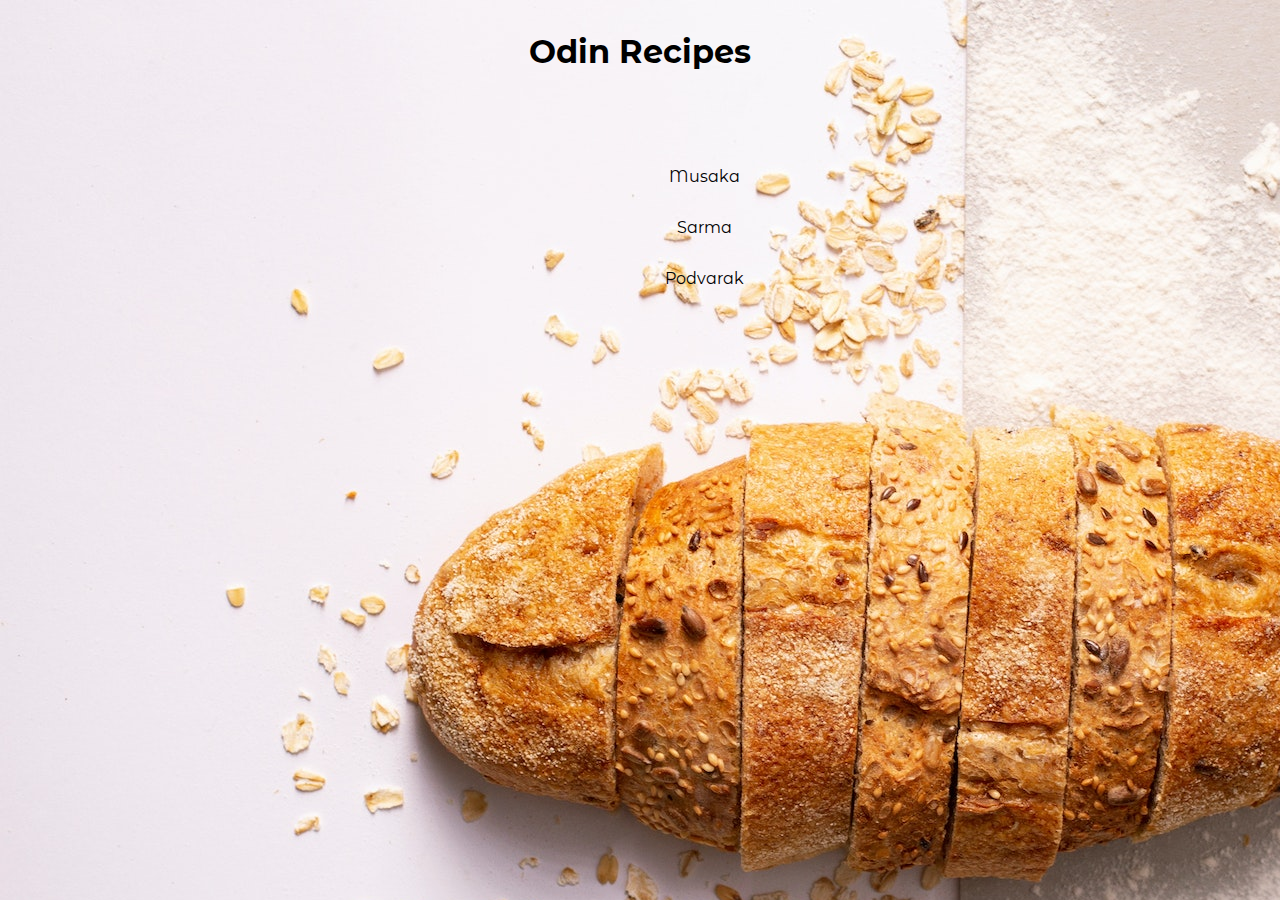
<file: index.html>
<!DOCTYPE html>
<html lang="en">
  <head>
    <meta charset="UTF-8" />
    <meta name="viewport" content="width=device-width, initial-scale=1.0" />
    <link rel="stylesheet" href="styles/main.css" />
    <title>Odin Recipes</title>
  </head>
  <body>
    <div id="landing">
      <h1 id="logo">Odin Recipes</h1>
      <ul id="links">
        <li><a href="recipes/musaka.html">Musaka</a></li>
        <li><a href="recipes/sarma.html">Sarma</a></li>
        <li><a href="recipes/podvarak.html">Podvarak</a></li>
      </ul>
    </div>
  </body>
</html>
</file>
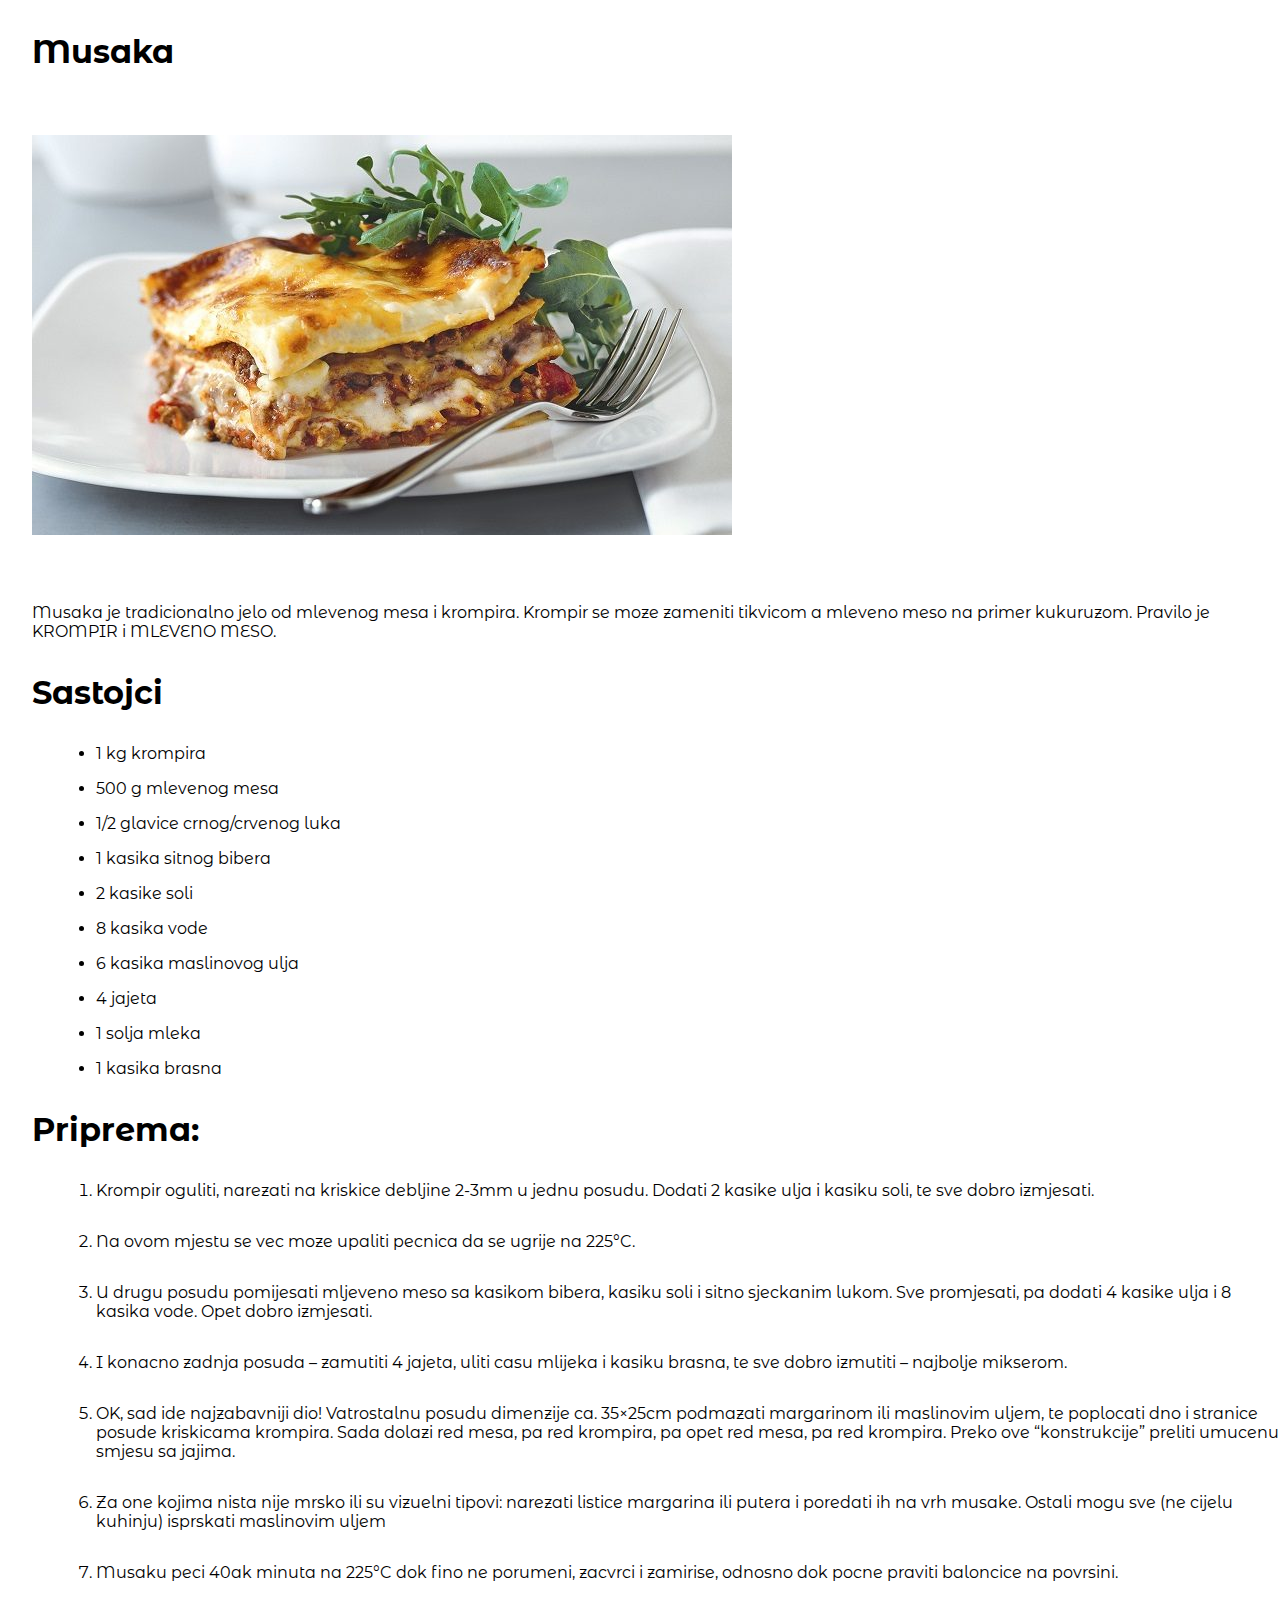
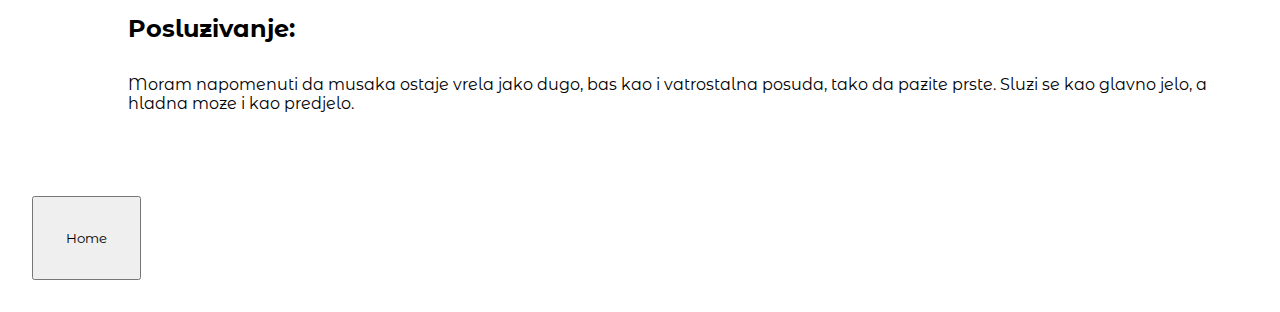
<file: recipes/musaka.html>
<!DOCTYPE html>
<html lang="en">
  <head>
    <meta charset="UTF-8" />
    <meta name="viewport" content="width=device-width, initial-scale=1.0" />
    <link rel="stylesheet" href="../styles/main.css" />
    <title>Musaka</title>
  </head>
  <body>
    <h1 class="h1">Musaka</h1>
    <img src="images/musaka.jpeg" alt="Musaka -dish" />
    <p>
      Musaka je tradicionalno jelo od mlevenog mesa i krompira. Krompir se moze
      zameniti tikvicom a mleveno meso na primer kukuruzom. Pravilo je KROMPIR i
      MLEVENO MESO.
    </p>
    <h1 class="h1">Sastojci</h1>
    <ul>
      <li>1 kg krompira</li>
      <li>500 g mlevenog mesa</li>
      <li>1/2 glavice crnog/crvenog luka</li>
      <li>1 kasika sitnog bibera</li>
      <li>2 kasike soli</li>
      <li>8 kasika vode</li>
      <li>6 kasika maslinovog ulja</li>
      <li>4 jajeta</li>
      <li>1 solja mleka</li>
      <li>1 kasika brasna</li>
    </ul>
    <h1 class="h1">Priprema:</h1>
    <ol>
      <li>
        Krompir oguliti, narezati na kriskice debljine 2-3mm u jednu posudu.
        Dodati 2 kasike ulja i kasiku soli, te sve dobro izmjesati.
      </li>
      <li>Na ovom mjestu se vec moze upaliti pecnica da se ugrije na 225°C.</li>
      <li>
        U drugu posudu pomijesati mljeveno meso sa kasikom bibera, kasiku soli i
        sitno sjeckanim lukom. Sve promjesati, pa dodati 4 kasike ulja i 8
        kasika vode. Opet dobro izmjesati.
      </li>
      <li>
        I konacno zadnja posuda – zamutiti 4 jajeta, uliti casu mlijeka i kasiku
        brasna, te sve dobro izmutiti – najbolje mikserom.
      </li>
      <li>
        OK, sad ide najzabavniji dio! Vatrostalnu posudu dimenzije ca. 35×25cm
        podmazati margarinom ili maslinovim uljem, te poplocati dno i stranice
        posude kriskicama krompira. Sada dolazi red mesa, pa red krompira, pa
        opet red mesa, pa red krompira. Preko ove “konstrukcije” preliti umucenu
        smjesu sa jajima.
      </li>
      <li>
        Za one kojima nista nije mrsko ili su vizuelni tipovi: narezati listice
        margarina ili putera i poredati ih na vrh musake. Ostali mogu sve (ne
        cijelu kuhinju) isprskati maslinovim uljem
      </li>
      <li>
        Musaku peci 40ak minuta na 225°C dok fino ne porumeni, zacvrci i
        zamirise, odnosno dok pocne praviti baloncice na povrsini.
      </li>
      <h2>Posluzivanje:</h2>
      <p>
        Moram napomenuti da musaka ostaje vrela jako dugo, bas kao i vatrostalna
        posuda, tako da pazite prste. Sluzi se kao glavno jelo, a hladna moze i
        kao predjelo.
      </p>
    </ol>
    <br />
    <a href="../index.html"><button>Home</button></a>
    <br />
  </body>
</html>
</file>
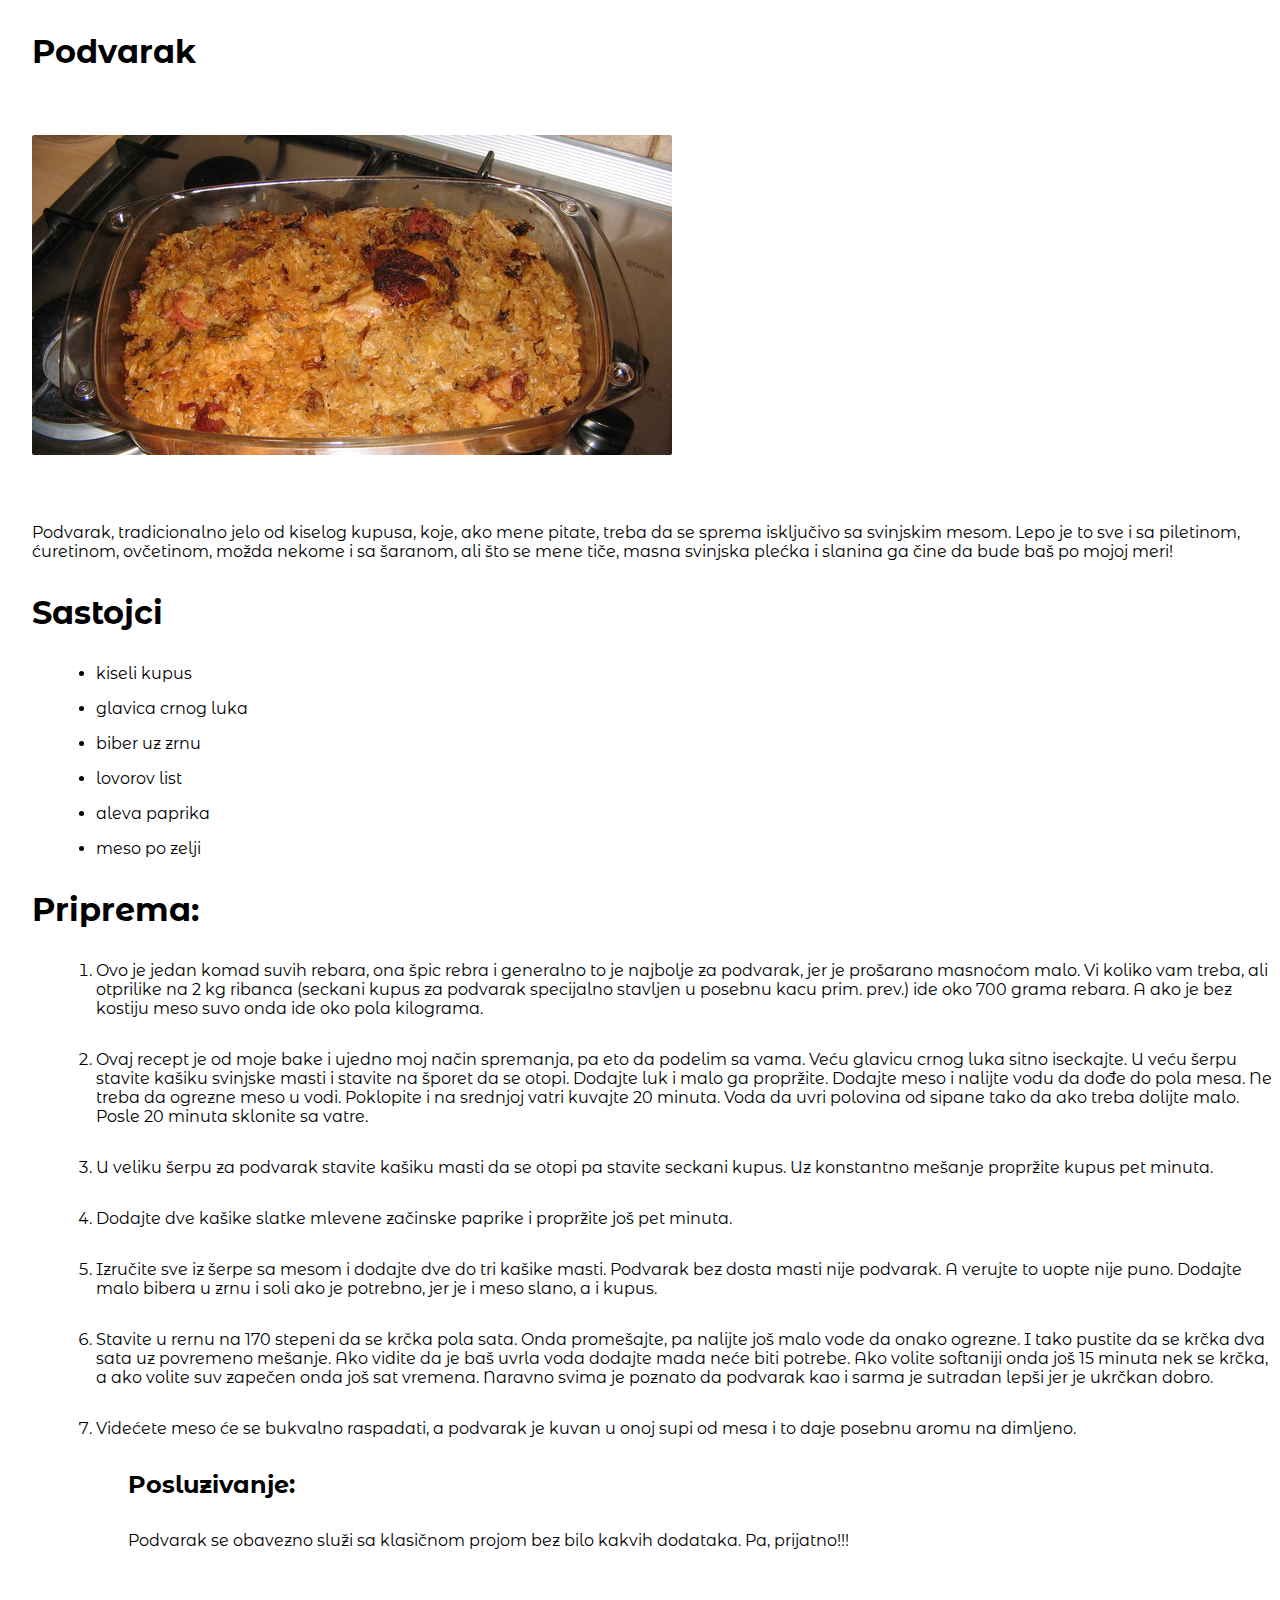
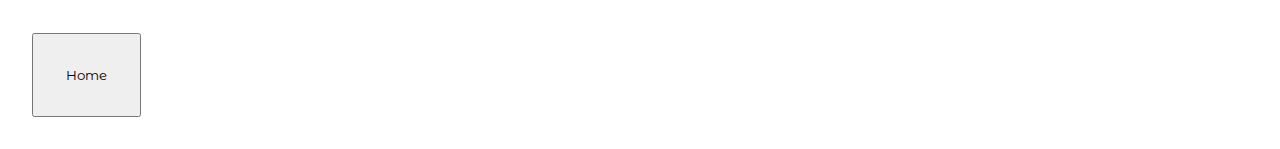
<file: recipes/podvarak.html>
<!DOCTYPE html>
<html lang="en">
  <head>
    <meta charset="UTF-8" />
    <meta name="viewport" content="width=device-width, initial-scale=1.0" />
    <link rel="stylesheet" href="../styles/main.css" />
    <title>Podvarak</title>
  </head>
  <body>
    <h1 class="h1">Podvarak</h1>
    <img src="images/podvarak.jpg" alt="Podvarak -dish" />
    <p>
      Podvarak, tradicionalno jelo od kiselog kupusa, koje, ako mene pitate,
      treba da se sprema isključivo sa svinjskim mesom. Lepo je to sve i sa
      piletinom, ćuretinom, ovčetinom, možda nekome i sa šaranom, ali što se
      mene tiče, masna svinjska plećka i slanina ga čine da bude baš po mojoj
      meri!
    </p>
    <h1 class="h1">Sastojci</h1>
    <ul>
      <li>kiseli kupus</li>
      <li>glavica crnog luka</li>
      <li>biber uz zrnu</li>
      <li>lovorov list</li>
      <li>aleva paprika</li>
      <li>meso po zelji</li>
    </ul>
    <h1 class="h1">Priprema:</h1>
    <ol>
      <li>
        Ovo je jedan komad suvih rebara, ona špic rebra i generalno to je
        najbolje za podvarak, jer je prošarano masnoćom malo. Vi koliko vam
        treba, ali otprilike na 2 kg ribanca (seckani kupus za podvarak
        specijalno stavljen u posebnu kacu prim. prev.) ide oko 700 grama
        rebara. A ako je bez kostiju meso suvo onda ide oko pola kilograma.
      </li>
      <li>
        Ovaj recept je od moje bake i ujedno moj način spremanja, pa eto da
        podelim sa vama. Veću glavicu crnog luka sitno iseckajte. U veću šerpu
        stavite kašiku svinjske masti i stavite na šporet da se otopi. Dodajte
        luk i malo ga propržite. Dodajte meso i nalijte vodu da dođe do pola
        mesa. Ne treba da ogrezne meso u vodi. Poklopite i na srednjoj vatri
        kuvajte 20 minuta. Voda da uvri polovina od sipane tako da ako treba
        dolijte malo. Posle 20 minuta sklonite sa vatre.
      </li>
      <li>
        U veliku šerpu za podvarak stavite kašiku masti da se otopi pa stavite
        seckani kupus. Uz konstantno mešanje propržite kupus pet minuta.
      </li>
      <li>
        Dodajte dve kašike slatke mlevene začinske paprike i propržite još pet
        minuta.
      </li>
      <li>
        Izručite sve iz šerpe sa mesom i dodajte dve do tri kašike masti.
        Podvarak bez dosta masti nije podvarak. A verujte to uopte nije puno.
        Dodajte malo bibera u zrnu i soli ako je potrebno, jer je i meso slano,
        a i kupus.
      </li>
      <li>
        Stavite u rernu na 170 stepeni da se krčka pola sata. Onda promešajte,
        pa nalijte još malo vode da onako ogrezne. I tako pustite da se krčka
        dva sata uz povremeno mešanje. Ako vidite da je baš uvrla voda dodajte
        mada neće biti potrebe. Ako volite softaniji onda još 15 minuta nek se
        krčka, a ako volite suv zapečen onda još sat vremena. Naravno svima je
        poznato da podvarak kao i sarma je sutradan lepši jer je ukrčkan dobro.
      </li>
      <li>
        Videćete meso će se bukvalno raspadati, a podvarak je kuvan u onoj supi
        od mesa i to daje posebnu aromu na dimljeno.
      </li>
      <h2>Posluzivanje:</h2>
      <p>
        Podvarak se obavezno služi sa klasičnom projom bez bilo kakvih dodataka.
        Pa, prijatno!!!
      </p>
    </ol>
    <br />
    <a href="../index.html"><button>Home</button></a>
    <br />
  </body>
</html>
</file>
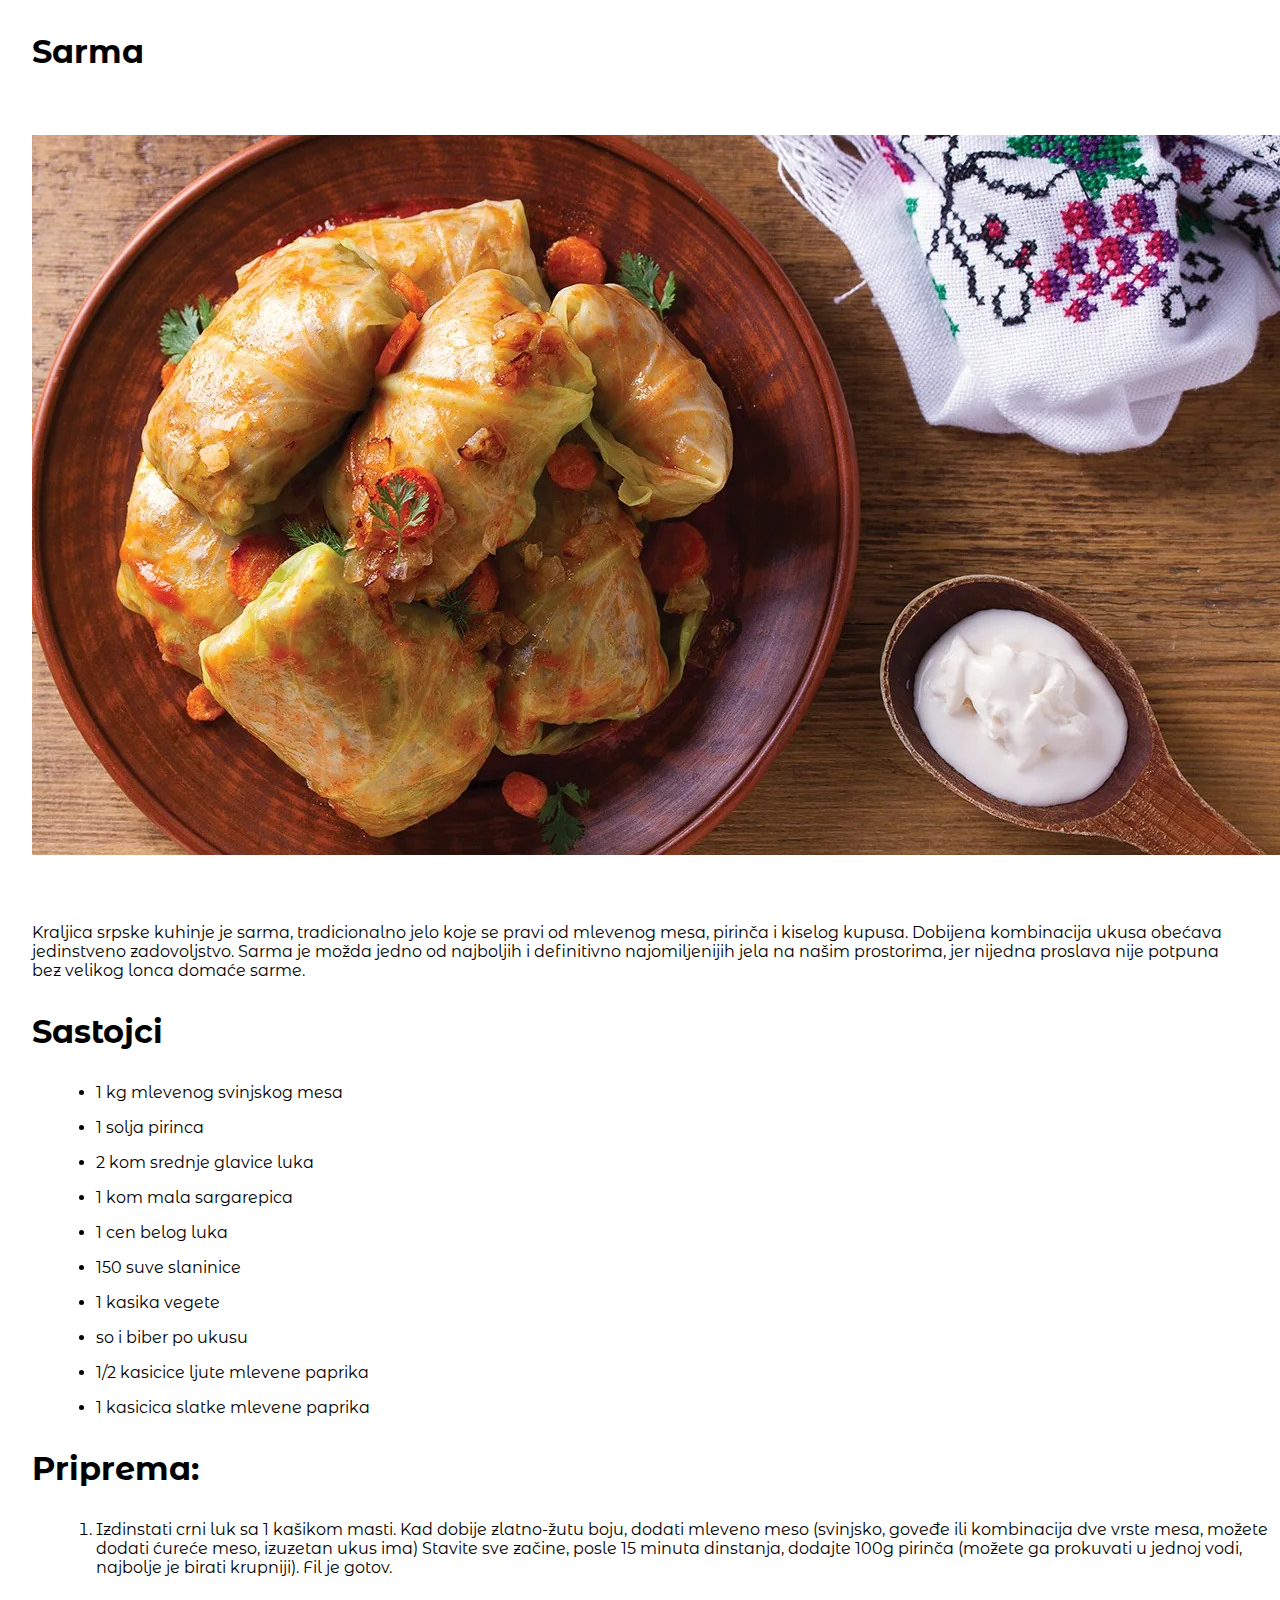
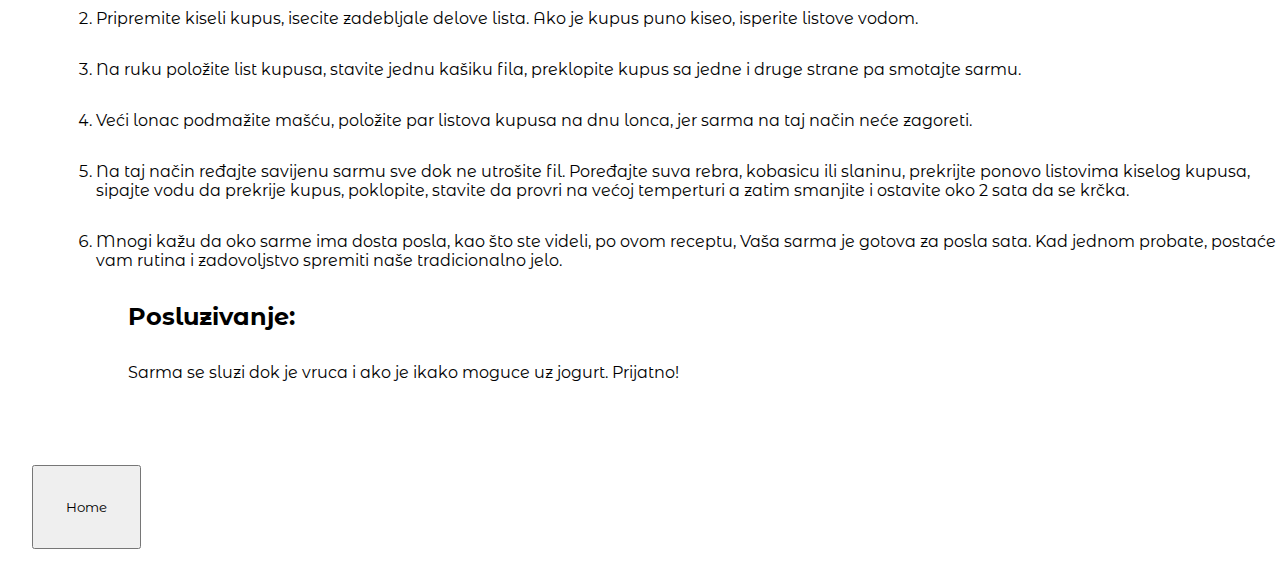
<file: recipes/sarma.html>
<!DOCTYPE html>
<html lang="en">
  <head>
    <meta charset="UTF-8" />
    <meta name="viewport" content="width=device-width, initial-scale=1.0" />
    <link rel="stylesheet" href="../styles/main.css" />
    <title>Sarma</title>
  </head>
  <body>
    <h1 class="h1">Sarma</h1>
    <img src="images/sarma.jpg" alt="Sarma -dish" />
    <p>
      Kraljica srpske kuhinje je sarma, tradicionalno jelo koje se pravi od
      mlevenog mesa, pirinča i kiselog kupusa. Dobijena kombinacija ukusa
      obećava jedinstveno zadovoljstvo. Sarma je možda jedno od najboljih i
      definitivno najomiljenijih jela na našim prostorima, jer nijedna proslava
      nije potpuna bez velikog lonca domaće sarme.
    </p>
    <h1 class="h1">Sastojci</h1>
    <ul>
      <li>1 kg mlevenog svinjskog mesa</li>
      <li>1 solja pirinca</li>
      <li>2 kom srednje glavice luka</li>
      <li>1 kom mala sargarepica</li>
      <li>1 cen belog luka</li>
      <li>150 suve slaninice</li>
      <li>1 kasika vegete</li>
      <li>so i biber po ukusu</li>
      <li>1/2 kasicice ljute mlevene paprika</li>
      <li>1 kasicica slatke mlevene paprika</li>
    </ul>
    <h1 class="h1">Priprema:</h1>
    <ol>
      <li>
        Izdinstati crni luk sa 1 kašikom masti. Kad dobije zlatno-žutu boju,
        dodati mleveno meso (svinjsko, goveđe ili kombinacija dve vrste mesa,
        možete dodati ćureće meso, izuzetan ukus ima) Stavite sve začine, posle
        15 minuta dinstanja, dodajte 100g pirinča (možete ga prokuvati u jednoj
        vodi, najbolje je birati krupniji). Fil je gotov.
      </li>
      <li>
        Pripremite kiseli kupus, isecite zadebljale delove lista. Ako je kupus
        puno kiseo, isperite listove vodom.
      </li>
      <li>
        Na ruku položite list kupusa, stavite jednu kašiku fila, preklopite
        kupus sa jedne i druge strane pa smotajte sarmu.
      </li>
      <li>
        Veći lonac podmažite mašću, položite par listova kupusa na dnu lonca,
        jer sarma na taj način neće zagoreti.
      </li>
      <li>
        Na taj način ređajte savijenu sarmu sve dok ne utrošite fil. Poređajte
        suva rebra, kobasicu ili slaninu, prekrijte ponovo listovima kiselog
        kupusa, sipajte vodu da prekrije kupus, poklopite, stavite da provri na
        većoj temperturi a zatim smanjite i ostavite oko 2 sata da se krčka.
      </li>
      <li>
        Mnogi kažu da oko sarme ima dosta posla, kao što ste videli, po ovom
        receptu, Vaša sarma je gotova za posla sata. Kad jednom probate, postaće
        vam rutina i zadovoljstvo spremiti naše tradicionalno jelo.
      </li>
      <h2>Posluzivanje:</h2>
      <p>
        Sarma se sluzi dok je vruca i ako je ikako moguce uz jogurt. Prijatno!
      </p>
    </ol>
    <br />
    <a href="../index.html"><button>Home</button></a>
    <br />
  </body>
</html>
</file>
<file: styles/main.css>
@import url("https://fonts.googleapis.com/css2?family=Montserrat+Alternates&display=swap");

* {
  margin: 0;
  padding: 0;
  font-family: "Montserrat Alternates", sans-serif;
}

a {
  text-decoration: none;
  color: #000;
}

/* Index html */

#landing {
  height: 100vh;
  background-image: url("../recipes/images/landing.jpg");
}

#logo {
  text-align: center;
  padding-top: 2rem;
}

#links {
  margin-top: 6rem;
  margin-left: 8rem;
  list-style-type: none;
}

#links a {
  display: flex;
  flex-direction: column;
  align-items: center;
  margin-top: 2rem;
}

#links a:hover {
  color: green;
}

/* everything else */

.h1 {
  margin: 2rem 2rem;
}

h2,
img,
p {
  margin: 2rem 2rem;
}

ul {
  margin-left: 6rem;
}

ul li {
  margin-top: 1rem;
}

ol {
  margin-left: 6rem;
}

ol li {
  margin-top: 2rem;
}

button {
  margin: 2rem 2rem;
  padding: 2rem 2rem;
}
</file>
